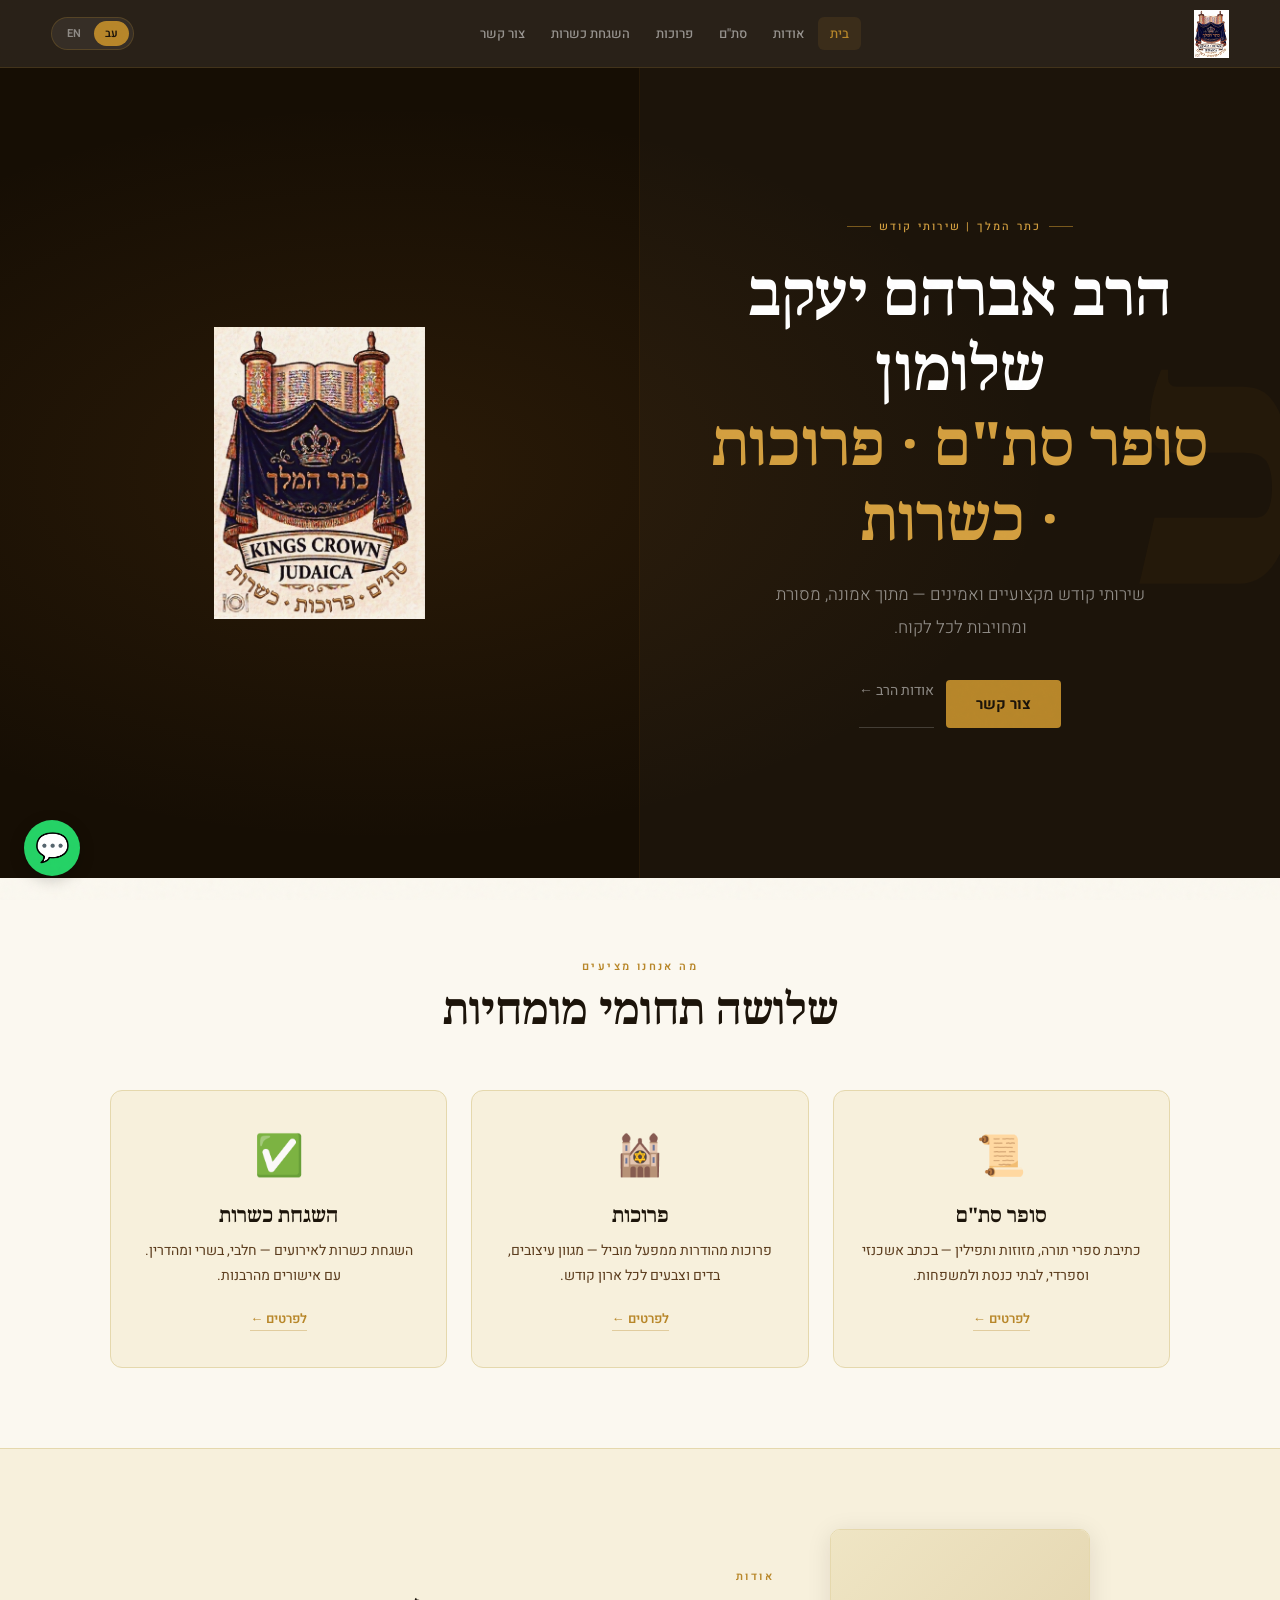
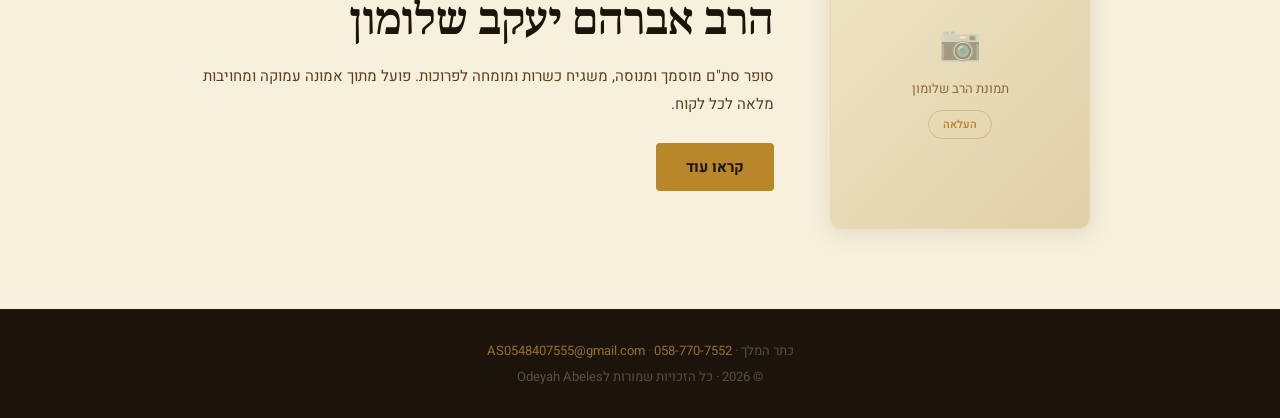
<file: index.html>
<!doctype html>
<html lang="he" dir="rtl">
<head>
  <meta charset="UTF-8" />
  <meta name="viewport" content="width=device-width, initial-scale=1.0" />
  <title>כתר המלך | הרב אברהם יעקב שלומון</title>
  <link rel="icon" type="image/x-icon" href="favicon.ico">
  <link rel="icon" type="image/png" sizes="32x32" href="favicon-32x32.png">
  <link rel="icon" type="image/png" sizes="16x16" href="favicon-16x16.png">
  <link rel="apple-touch-icon" sizes="180x180" href="apple-touch-icon.png">
  <link rel="manifest" href="site.webmanifest">
  <link rel="stylesheet" href="style.css" />
  <script>
  var currentLang = localStorage.getItem('lang') || 'he';

  function setLang(lang) {
    currentLang = lang;
    localStorage.setItem('lang', lang);
    var isHe = lang === 'he';
    document.documentElement.lang = lang;
    document.documentElement.dir = isHe ? 'rtl' : 'ltr';
    document.querySelectorAll('.lang-btn').forEach(function(b) {
      b.classList.toggle('active', b.getAttribute('data-lang') === lang);
    });
    document.querySelectorAll('[data-he]').forEach(function(el) {
      var val = isHe ? el.dataset.he : el.dataset.en;
      if (val !== undefined) el.textContent = val;
    });
  }

  function toggleMobileMenu() {
    document.getElementById('mobile-menu').classList.toggle('open');
    document.getElementById('hamburger').classList.toggle('open');
  }

  function closeMobileMenu() {
    document.getElementById('mobile-menu').classList.remove('open');
    document.getElementById('hamburger').classList.remove('open');
  }

  function previewImg(input, zoneId) {
    var zone = document.getElementById(zoneId);
    if (!input.files || !input.files[0]) return;
    var reader = new FileReader();
    reader.onload = function(e) {
      zone.querySelectorAll('.zone-icon,.zone-text,.zone-btn').forEach(function(el) { el.style.display='none'; });
      var img = zone.querySelector('img');
      if (!img) {
        img = document.createElement('img');
        img.style.cssText = 'position:absolute;inset:0;width:100%;height:100%;object-fit:cover;pointer-events:none;';
        zone.appendChild(img);
      }
      img.src = e.target.result;
      img.style.display = 'block';
    };
    reader.readAsDataURL(input.files[0]);
  }

  function submitContact(e) {
    e.preventDefault();
    var name = document.getElementById('cf-name').value;
    var phone = document.getElementById('cf-phone').value;
    var service = document.getElementById('cf-service').value;
    var msg = document.getElementById('cf-msg').value;
    var subject = encodeURIComponent('פנייה מהאתר כתר המלך — ' + service);
    var body = encodeURIComponent('שם: ' + name + '%0Aטלפון: ' + phone + '%0Aשירות: ' + service + '%0A%0A' + msg);
    window.location.href = 'mailto:AS0548407555@gmail.com?subject=' + subject + '&body=' + body;
  }
</script>
</head>
<body><nav>
  <a href="index.html" class="nav-brand">
    <img src="images/logo.png" alt="כתר המלך" onclick="openLightbox(this.src)" style="height:48px;width:auto;display:block;">
  </a>
  <ul class="nav-links">
    <li><a href="index.html" class="nav-link active" data-he="בית" data-en="Home">בית</a></li>
    <li><a href="about.html" class="nav-link" data-he="אודות" data-en="About">אודות</a></li>
    <li><a href="sofer.html" class="nav-link" data-he="סת''ם" data-en="Torah Scribe">סת"ם</a></li>
    <li><a href="parochet.html" class="nav-link" data-he="פרוכות" data-en="Parochet">פרוכות</a></li>
    <li><a href="hashgacha.html" class="nav-link" data-he="השגחת כשרות" data-en="Kashrut">השגחת כשרות</a></li>
    <li><a href="contact.html" class="nav-link" data-he="צור קשר" data-en="Contact">צור קשר</a></li>
  </ul>
  <div style="display:flex;align-items:center;gap:12px;">
    <div class="nav-lang">
      <button class="lang-btn" data-lang="he" onclick="setLang('he')">עב</button>
<button class="lang-btn" data-lang="en" onclick="setLang('en')">EN</button>
    </div>
    <button class="hamburger" id="hamburger" onclick="toggleMobileMenu()">
      <span></span><span></span><span></span>
    </button>
  </div>
</nav>
<div class="mobile-menu" id="mobile-menu">
  <a href="index.html" class="nav-link" data-he="🏠 בית" data-en="🏠 Home">🏠 בית</a>
  <a href="about.html" class="nav-link" data-he="👤 אודות" data-en="👤 About">👤 אודות</a>
  <a href="sofer.html" class="nav-link" data-he="📜 סופר סת"ם" data-en="📜 Torah Scribe">📜 סופר סת"ם</a>
  <a href="parochet.html" class="nav-link" data-he="🕍 פרוכות" data-en="🕍 Parochet">🕍 פרוכות</a>
  <a href="hashgacha.html" class="nav-link" data-he="✅ השגחת כשרות" data-en="✅ Kashrut">✅ השגחת כשרות</a>
  <a href="contact.html" class="nav-link" data-he="✉️ צור קשר" data-en="✉️ Contact">✉️ צור קשר</a>
</div>
<div class="hero-dark">
  <div class="hero-bg-word" style="font-size:clamp(180px,28vw,360px);">כ</div>
  <div class="hero-content">
    <div class="hero-eyebrow" data-he="כתר המלך | שירותי קודש" data-en="Keter HaMelech | Sacred Services">כתר המלך | שירותי קודש</div>
    <h1>
      <span data-he="הרב אברהם יעקב שלומון" data-en="Rabbi Avraham Yaakov Shlomon">הרב אברהם יעקב שלומון</span>
      <em data-he='סופר סת"ם · פרוכות · כשרות' data-en="Torah Scribe · Parochet · Kashrut">סופר סת"ם · פרוכות · כשרות</em>
    </h1>
    <p class="hero-desc" data-he="שירותי קודש מקצועיים ואמינים — מתוך אמונה, מסורת ומחויבות לכל לקוח." data-en="Professional and trusted sacred services — with faith, tradition and commitment to every client.">שירותי קודש מקצועיים ואמינים — מתוך אמונה, מסורת ומחויבות לכל לקוח.</p>
    <div class="hero-btns">
      <a href="contact.html" class="btn-gold" data-he="צור קשר" data-en="Contact Us">צור קשר</a>
      <a href="about.html" class="btn-ghost-light" data-he="אודות הרב ←" data-en="About the Rabbi →">אודות הרב ←</a>
    </div>
  </div>
  <div class="hero-img-side">
    <div class="img-zone" id="home-hero-img" style="height:100%;background:#160e04;">
      <div class="hero-img-side" style="display:flex;align-items:center;justify-content:center;background:#160e04;">
        <img src="images/logo.png" alt="כתר המלך" style="max-width:60%;max-height:60%;object-fit:contain;">
      </div>
    </div>
  </div>
</div>

<section class="services-section">
  <div class="services-inner">
    <div class="services-header">
      <span class="section-label" data-he="מה אנחנו מציעים" data-en="What We Offer">מה אנחנו מציעים</span>
      <h2 class="section-heading" data-he="שלושה תחומי מומחיות" data-en="Three Areas of Expertise">שלושה תחומי מומחיות</h2>
    </div>
    <div class="services-grid">
      <a href="sofer.html" class="service-card">
        <div class="service-icon">📜</div>
        <h3 data-he='סופר סת"ם' data-en="Torah Scribe">סופר סת"ם</h3>
        <p data-he="כתיבת ספרי תורה, מזוזות ותפילין — בכתב אשכנזי וספרדי, לבתי כנסת ולמשפחות." data-en="Torah scrolls, mezuzot and tefillin — Ashkenazi and Sephardic script.">כתיבת ספרי תורה, מזוזות ותפילין — בכתב אשכנזי וספרדי, לבתי כנסת ולמשפחות.</p>
        <span class="card-link" data-he="לפרטים ←" data-en="Details →">לפרטים ←</span>
      </a>
      <a href="parochet.html" class="service-card">
        <div class="service-icon">🕍</div>
        <h3 data-he="פרוכות" data-en="Parochet">פרוכות</h3>
        <p data-he="פרוכות מהודרות ממפעל מוביל — מגוון עיצובים, בדים וצבעים לכל ארון קודש." data-en="Magnificent parochet from a leading manufacturer — variety of designs and colors.">פרוכות מהודרות ממפעל מוביל — מגוון עיצובים, בדים וצבעים לכל ארון קודש.</p>
        <span class="card-link" data-he="לפרטים ←" data-en="Details →">לפרטים ←</span>
      </a>
      <a href="hashgacha.html" class="service-card">
        <div class="service-icon">✅</div>
        <h3 data-he="השגחת כשרות" data-en="Kashrut Supervision">השגחת כשרות</h3>
        <p data-he="השגחת כשרות לאירועים — חלבי, בשרי ומהדרין. עם אישורים מהרבנות." data-en="Kashrut supervision for events — dairy, meat and mehadrin.">השגחת כשרות לאירועים — חלבי, בשרי ומהדרין. עם אישורים מהרבנות.</p>
        <span class="card-link" data-he="לפרטים ←" data-en="Details →">לפרטים ←</span>
      </a>
    </div>
  </div>
</section>

<section class="about-home">
  <div class="about-home-inner">
    <div class="about-img">
      <div class="img-zone" id="home-about-img" style="height:100%;">
        <input type="file" accept="image/*" onchange="previewImg(this,'home-about-img')">
        <div class="zone-icon">📷</div>
        <div class="zone-text">תמונת הרב שלומון</div>
        <div class="zone-btn">העלאה</div>
      </div>
    </div>
    <div class="about-text">
      <span class="section-label" data-he="אודות" data-en="About">אודות</span>
      <h2 class="section-heading" data-he="הרב אברהם יעקב שלומון" data-en="Rabbi Avraham Yaakov Shlomon">הרב אברהם יעקב שלומון</h2>
      <p data-he='סופר סת"ם מוסמך ומנוסה, משגיח כשרות ומומחה לפרוכות. פועל מתוך אמונה עמוקה ומחויבות מלאה לכל לקוח.' data-en="A certified Torah scribe, kashrut supervisor and parochet expert. Working with deep faith and commitment to every client.">סופר סת"ם מוסמך ומנוסה, משגיח כשרות ומומחה לפרוכות. פועל מתוך אמונה עמוקה ומחויבות מלאה לכל לקוח.</p>
      <a href="about.html" class="btn-gold" data-he="קראו עוד" data-en="Read More">קראו עוד</a>
    </div>
  </div>
</section>

<footer>
  <p>כתר המלך · <a href="tel:+972587707552">058-770-7552</a> · <a href="mailto:AS0548407555@gmail.com">AS0548407555@gmail.com</a></p>
  <p>© 2026 · כל הזכויות שמורות לOdeyah Abeles</p>
</footer>
<script>setLang(currentLang);</script>
<script src="whatsapp.js"></script>
</body>
</html>

<style>
  .nav-brand img { filter: brightness(1.1); }
</style>
</file>
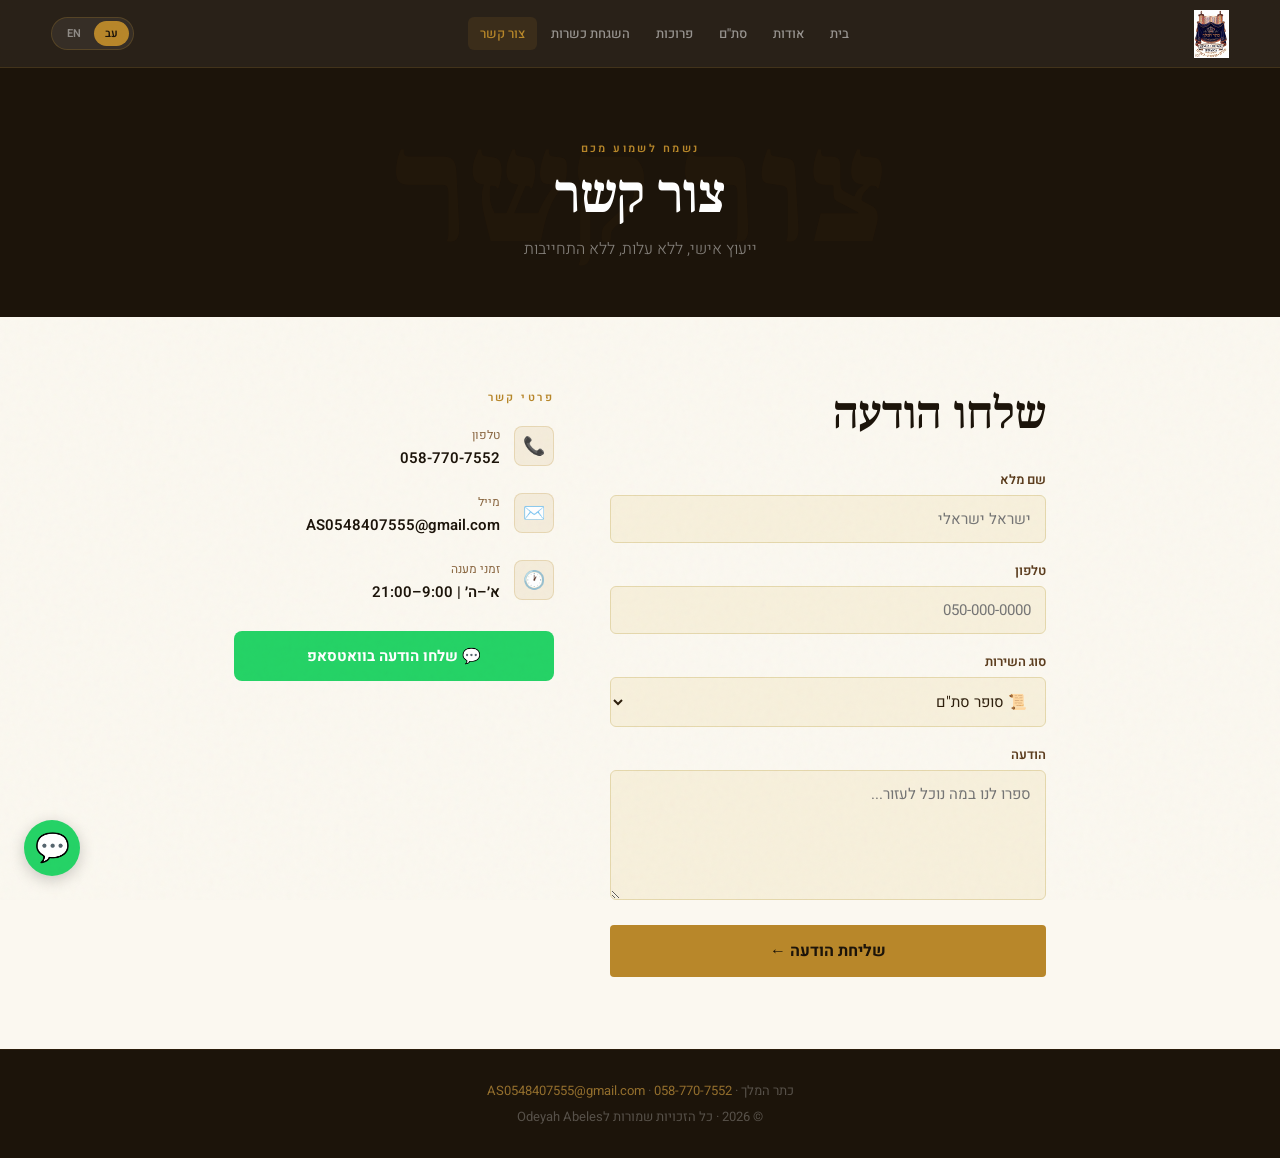
<file: contact.html>
<!doctype html>
<html lang="he" dir="rtl">
<head>
  <meta charset="UTF-8" />
  <meta name="viewport" content="width=device-width, initial-scale=1.0" />
  <title>כתר המלך | צור קשר</title>
  <link rel="icon" type="image/x-icon" href="favicon.ico">
  <link rel="icon" type="image/png" sizes="32x32" href="favicon-32x32.png">
  <link rel="icon" type="image/png" sizes="16x16" href="favicon-16x16.png">
  <link rel="apple-touch-icon" sizes="180x180" href="apple-touch-icon.png">
  <link rel="manifest" href="site.webmanifest">
  <link rel="stylesheet" href="style.css" />
  <script>
  var currentLang = localStorage.getItem('lang') || 'he';

  function setLang(lang) {
    currentLang = lang;
    localStorage.setItem('lang', lang);
    var isHe = lang === 'he';
    document.documentElement.lang = lang;
    document.documentElement.dir = isHe ? 'rtl' : 'ltr';
    document.querySelectorAll('.lang-btn').forEach(function(b) {
      b.classList.toggle('active', b.getAttribute('data-lang') === lang);
    });
    document.querySelectorAll('[data-he]').forEach(function(el) {
      var val = isHe ? el.dataset.he : el.dataset.en;
      if (val !== undefined) el.textContent = val;
    });
  }

  function toggleMobileMenu() {
    document.getElementById('mobile-menu').classList.toggle('open');
    document.getElementById('hamburger').classList.toggle('open');
  }

  function closeMobileMenu() {
    document.getElementById('mobile-menu').classList.remove('open');
    document.getElementById('hamburger').classList.remove('open');
  }

  function previewImg(input, zoneId) {
    var zone = document.getElementById(zoneId);
    if (!input.files || !input.files[0]) return;
    var reader = new FileReader();
    reader.onload = function(e) {
      zone.querySelectorAll('.zone-icon,.zone-text,.zone-btn').forEach(function(el) { el.style.display='none'; });
      var img = zone.querySelector('img');
      if (!img) {
        img = document.createElement('img');
        img.style.cssText = 'position:absolute;inset:0;width:100%;height:100%;object-fit:cover;pointer-events:none;';
        zone.appendChild(img);
      }
      img.src = e.target.result;
      img.style.display = 'block';
    };
    reader.readAsDataURL(input.files[0]);
  }

  function submitContact(e) {
    e.preventDefault();
    var name = document.getElementById('cf-name').value;
    var phone = document.getElementById('cf-phone').value;
    var service = document.getElementById('cf-service').value;
    var msg = document.getElementById('cf-msg').value;
    var subject = encodeURIComponent('פנייה מהאתר כתר המלך — ' + service);
    var body = encodeURIComponent('שם: ' + name + '%0Aטלפון: ' + phone + '%0Aשירות: ' + service + '%0A%0A' + msg);
    window.location.href = 'mailto:AS0548407555@gmail.com?subject=' + subject + '&body=' + body;
  }
</script>
</head>
<body><nav>
  <a href="index.html" class="nav-brand">
		<img
			src="images/logo.png"
			alt="כתר המלך"
			onclick="openLightbox(this.src)"
			style="height: 48px; width: auto; display: block"
		/>
	</a>
  <ul class="nav-links">
    <li><a href="index.html" class="nav-link" data-he="בית" data-en="Home">בית</a></li>
    <li><a href="about.html" class="nav-link" data-he="אודות" data-en="About">אודות</a></li>
    <li><a href="sofer.html" class="nav-link" data-he="סת''ם" data-en="Torah Scribe">סת"ם</a></li>
    <li><a href="parochet.html" class="nav-link" data-he="פרוכות" data-en="Parochet">פרוכות</a></li>
    <li><a href="hashgacha.html" class="nav-link" data-he="השגחת כשרות" data-en="Kashrut">השגחת כשרות</a></li>
    <li><a href="contact.html" class="nav-link active" data-he="צור קשר" data-en="Contact">צור קשר</a></li>
  </ul>
  <div style="display:flex;align-items:center;gap:12px;">
    <div class="nav-lang">
      <button class="lang-btn" data-lang="he" onclick="setLang('he')">עב</button>
      <button class="lang-btn" data-lang="en" onclick="setLang('en')">EN</button>
    </div>
    <button class="hamburger" id="hamburger" onclick="toggleMobileMenu()">
      <span></span><span></span><span></span>
    </button>
  </div>
</nav>
<div class="mobile-menu" id="mobile-menu">
  <a href="index.html" class="nav-link" data-he="🏠 בית" data-en="🏠 Home">🏠 בית</a>
  <a href="about.html" class="nav-link" data-he="👤 אודות" data-en="👤 About">👤 אודות</a>
  <a href="sofer.html" class="nav-link" data-he="📜 סופר סת"ם" data-en="📜 Torah Scribe">📜 סופר סת"ם</a>
  <a href="parochet.html" class="nav-link" data-he="🕍 פרוכות" data-en="🕍 Parochet">🕍 פרוכות</a>
  <a href="hashgacha.html" class="nav-link" data-he="✅ השגחת כשרות" data-en="✅ Kashrut">✅ השגחת כשרות</a>
  <a href="contact.html" class="nav-link" data-he="✉️ צור קשר" data-en="✉️ Contact">✉️ צור קשר</a>
</div>
<div class="contact-hero">
  <span class="section-label" data-he="נשמח לשמוע מכם" data-en="We'd Love to Hear From You">נשמח לשמוע מכם</span>
  <h1 data-he="צור קשר" data-en="Contact Us">צור קשר</h1>
  <p data-he="ייעוץ אישי, ללא עלות, ללא התחייבות" data-en="Personal consultation, free of charge, no commitment">ייעוץ אישי, ללא עלות, ללא התחייבות</p>
</div>

<div class="contact-body">
  <div class="contact-form">
    <h2 class="section-heading" data-he="שלחו הודעה" data-en="Send a Message">שלחו הודעה</h2>
    <div class="form-group">
      <label data-he="שם מלא" data-en="Full Name">שם מלא</label>
      <input type="text" id="cf-name" placeholder="ישראל ישראלי">
    </div>
    <div class="form-group">
      <label data-he="טלפון" data-en="Phone">טלפון</label>
      <input type="tel" id="cf-phone" placeholder="050-000-0000">
    </div>
    <div class="form-group">
      <label data-he="סוג השירות" data-en="Service Type">סוג השירות</label>
      <select id="cf-service">
        <option value="סופר סתם">📜 סופר סת"ם</option>
        <option value="פרוכות">🕍 פרוכות</option>
        <option value="השגחת כשרות">✅ השגחת כשרות לאירועים</option>
        <option value="אחר">אחר</option>
      </select>
    </div>
    <div class="form-group">
      <label data-he="הודעה" data-en="Message">הודעה</label>
      <textarea id="cf-msg" placeholder="ספרו לנו במה נוכל לעזור..."></textarea>
    </div>
    <div class="form-submit">
      <button class="btn-gold" onclick="submitContact(event)" data-he="שליחת הודעה ←" data-en="Send Message →">שליחת הודעה ←</button>
    </div>
  </div>

  <div class="contact-info">
    <span class="section-label" data-he="פרטי קשר" data-en="Contact Details">פרטי קשר</span>
    <div class="info-item">
      <div class="info-icon">📞</div>
      <div>
        <div class="info-label" data-he="טלפון" data-en="Phone">טלפון</div>
        <div class="info-value"><a href="tel:+972587707552">058-770-7552</a></div>
      </div>
    </div>
    <div class="info-item">
      <div class="info-icon">✉️</div>
      <div>
        <div class="info-label" data-he="מייל" data-en="Email">מייל</div>
        <div class="info-value"><a href="mailto:AS0548407555@gmail.com">AS0548407555@gmail.com</a></div>
      </div>
    </div>
    <div class="info-item">
      <div class="info-icon">🕐</div>
      <div>
        <div class="info-label" data-he="זמני מענה" data-en="Hours">זמני מענה</div>
        <div class="info-value" data-he="א׳–ה׳ | 9:00–21:00" data-en="Sun–Thu | 9:00–21:00">א׳–ה׳ | 9:00–21:00</div>
      </div>
    </div>
    <a href="https://wa.me/972587707552?text=שלום%2C%20אני%20מעוניין%2Fת%20לברר%20פרטים" class="wa-btn-big" target="_blank" data-he="💬 שלחו הודעה בוואטסאפ" data-en="💬 Message Us on WhatsApp">💬 שלחו הודעה בוואטסאפ</a>
  </div>
</div>

<footer>
  <p>כתר המלך · <a href="tel:+972587707552">058-770-7552</a> · <a href="mailto:AS0548407555@gmail.com">AS0548407555@gmail.com</a></p>
  <p>© 2026 · כל הזכויות שמורות לOdeyah Abeles</p>
</footer>
<script>setLang(currentLang);</script>
<script src="whatsapp.js"></script>
</body>
</html>

<style>
  .nav-brand img { filter: brightness(1.1); }
</style>
</file>
<file: style.css>
@import url('https://fonts.googleapis.com/css2?family=Frank+Ruhl+Libre:wght@300;400;500;700;900&family=Noto+Serif+Hebrew:wght@300;400;600;700&family=Heebo:wght@300;400;500;600&display=swap');

:root {
	--ink: #1c140a;
	--ink-mid: #2e1f0d;
	--brown: #5c3d1e;
	--gold: #b8872a;
	--gold2: #d4a040;
	--gold-pale: #f0d88a;
	--parchment: #f7f0dc;
	--parch2: #efe5c4;
	--parch3: #e5d8ad;
	--cream: #fbf8f0;
	--text: #2e1f0d;
	--text-mid: #5c3d1e;
	--text-light: #8a6640;
	--nav-h: 68px;
}
*,
*::before,
*::after {
	margin: 0;
	padding: 0;
	box-sizing: border-box;
}
html {
	scroll-behavior: smooth;
}
body {
	font-family: 'Heebo', sans-serif;
	background: var(--cream);
	color: var(--text);
	direction: rtl;
	overflow-x: hidden;
	padding-top: var(--nav-h);
}

body::before {
	content: '';
	position: fixed;
	inset: 0;
	background-image: url("data:image/svg+xml,%3Csvg viewBox='0 0 200 200' xmlns='http://www.w3.org/2000/svg'%3E%3Cfilter id='n'%3E%3CfeTurbulence type='fractalNoise' baseFrequency='0.75' numOctaves='4' stitchTiles='stitch'/%3E%3C/filter%3E%3Crect width='100%25' height='100%25' filter='url(%23n)' opacity='0.03'/%3E%3C/svg%3E");
	pointer-events: none;
	z-index: 9999;
	mix-blend-mode: multiply;
}

/* ── NAV ── */
nav {
	position: fixed;
	top: 0;
	right: 0;
	left: 0;
	height: var(--nav-h);
	background: rgba(28, 20, 10, 0.94);
	backdrop-filter: blur(12px);
	border-bottom: 1px solid rgba(184, 135, 42, 0.18);
	z-index: 500;
	display: flex;
	align-items: center;
	justify-content: space-between;
	padding: 0 clamp(16px, 4vw, 52px);
}
.nav-brand {
	font-family: 'Frank Ruhl Libre', serif;
	font-size: 20px;
	font-weight: 700;
	color: var(--gold);
	letter-spacing: 0.04em;
	text-decoration: none;
}
.nav-links {
	display: flex;
	align-items: center;
	gap: 2px;
	list-style: none;
}
.nav-link {
	font-size: 13px;
	font-weight: 500;
	color: rgba(255, 255, 255, 0.52);
	padding: 7px 12px;
	border-radius: 6px;
	cursor: pointer;
	transition:
		color 0.18s,
		background 0.18s;
	white-space: nowrap;
	text-decoration: none;
	display: inline-block;
}
.nav-link:hover {
	color: rgba(255, 255, 255, 0.9);
	background: rgba(255, 255, 255, 0.06);
}
.nav-link.active {
	color: var(--gold);
	background: rgba(184, 135, 42, 0.12);
}

.nav-lang {
	display: flex;
	align-items: center;
	gap: 2px;
	background: rgba(255, 255, 255, 0.06);
	border: 1px solid rgba(184, 135, 42, 0.25);
	border-radius: 40px;
	padding: 3px 4px;
}
.lang-btn {
	padding: 4px 11px;
	border-radius: 30px;
	border: none;
	background: transparent;
	color: rgba(255, 255, 255, 0.45);
	font-size: 11px;
	font-family: 'Heebo', sans-serif;
	font-weight: 600;
	cursor: pointer;
	transition:
		background 0.18s,
		color 0.18s;
}
.lang-btn.active {
	background: var(--gold);
	color: var(--ink);
}
.lang-btn:hover:not(.active) {
	color: rgba(255, 255, 255, 0.85);
}

.hamburger {
	display: none;
	flex-direction: column;
	gap: 5px;
	cursor: pointer;
	padding: 6px;
	background: none;
	border: none;
}
.hamburger span {
	display: block;
	width: 22px;
	height: 2px;
	background: rgba(255, 255, 255, 0.7);
	border-radius: 2px;
	transition:
		transform 0.22s,
		opacity 0.22s;
}
.hamburger.open span:nth-child(1) {
	transform: translateY(7px) rotate(45deg);
}
.hamburger.open span:nth-child(2) {
	opacity: 0;
}
.hamburger.open span:nth-child(3) {
	transform: translateY(-7px) rotate(-45deg);
}

.mobile-menu {
	display: none;
	position: fixed;
	top: var(--nav-h);
	right: 0;
	left: 0;
	background: rgba(22, 14, 4, 0.97);
	backdrop-filter: blur(12px);
	border-bottom: 1px solid rgba(184, 135, 42, 0.15);
	flex-direction: column;
	padding: 14px 24px 22px;
	gap: 2px;
	z-index: 499;
	transform: translateY(-8px);
	opacity: 0;
	pointer-events: none;
	transition:
		transform 0.22s,
		opacity 0.22s;
}
.mobile-menu.open {
	transform: translateY(0);
	opacity: 1;
	pointer-events: all;
}
.mobile-menu .nav-link {
	font-size: 15px;
	padding: 11px 10px;
	display: block;
}

@media (max-width: 860px) {
	.nav-links {
		display: none;
	}
	.hamburger {
		display: flex;
	}
	.mobile-menu {
		display: flex;
	}
}

/* ── SHARED ── */
.section-label {
	display: block;
	font-size: 11px;
	font-weight: 600;
	letter-spacing: 0.22em;
	color: var(--gold);
	text-transform: uppercase;
	margin-bottom: 10px;
}
.section-heading {
	font-family: 'Noto Serif Hebrew', serif;
	font-size: clamp(24px, 4vw, 42px);
	font-weight: 700;
	color: var(--ink);
	line-height: 1.25;
	margin-bottom: 12px;
}
.section-body {
	font-size: 16px;
	color: var(--text-light);
	line-height: 1.85;
	font-weight: 300;
}

.btn-gold {
	display: inline-block;
	background: var(--gold);
	color: var(--ink);
	font-family: 'Heebo', sans-serif;
	font-weight: 700;
	font-size: 15px;
	padding: 13px 30px;
	border-radius: 4px;
	text-decoration: none;
	border: none;
	cursor: pointer;
	transition:
		background 0.2s,
		transform 0.2s;
}
.btn-gold:hover {
	background: var(--gold2);
	transform: translateY(-2px);
}
.btn-ghost-light {
	color: rgba(255, 255, 255, 0.5);
	font-size: 14px;
	text-decoration: none;
	border-bottom: 1px solid rgba(255, 255, 255, 0.18);
	padding-bottom: 2px;
	cursor: pointer;
	transition: color 0.2s;
}
.btn-ghost-light:hover {
	color: rgba(255, 255, 255, 0.85);
}

/* upload zone */
.img-zone {
	background: linear-gradient(135deg, #efe5c4 0%, #e0d0a8 100%);
	display: flex;
	flex-direction: column;
	align-items: center;
	justify-content: center;
	gap: 10px;
	cursor: pointer;
	position: relative;
	overflow: hidden;
}
.img-zone input[type='file'] {
	position: absolute;
	inset: 0;
	opacity: 0;
	cursor: pointer;
}
.img-zone .zone-icon {
	font-size: 34px;
	opacity: 0.35;
}
.img-zone .zone-text {
	font-size: 13px;
	color: var(--text-light);
	text-align: center;
	line-height: 1.6;
	max-width: 180px;
}
.img-zone .zone-btn {
	font-size: 11px;
	color: var(--gold);
	font-weight: 600;
	border: 1px solid rgba(184, 135, 42, 0.38);
	padding: 5px 14px;
	border-radius: 20px;
}

/* dark hero */
.hero-dark {
	background: var(--ink);
	min-height: 90vh;
	display: grid;
	grid-template-columns: 1fr 1fr;
	align-items: center;
	position: relative;
	overflow: hidden;
}
.hero-dark::after {
	content: '';
	position: absolute;
	inset: 0;
	background: radial-gradient(ellipse 80% 70% at 30% 50%, rgba(180, 110, 30, 0.13) 0%, transparent 65%);
	pointer-events: none;
}
.hero-bg-word {
	position: absolute;
	font-family: 'Frank Ruhl Libre', serif;
	font-weight: 900;
	color: rgba(180, 110, 30, 0.05);
	right: -2%;
	top: 50%;
	transform: translateY(-50%);
	line-height: 1;
	pointer-events: none;
	user-select: none;
}
.hero-content {
	padding: 80px clamp(24px, 5vw, 80px);
	position: relative;
	z-index: 2;
	display: flex;
	flex-direction: column;
	align-items: center;
	text-align: center;
}
.hero-eyebrow {
	display: inline-flex;
	align-items: center;
	gap: 8px;
	color: var(--gold2);
	font-size: 11px;
	font-weight: 500;
	letter-spacing: 0.2em;
	text-transform: uppercase;
	margin-bottom: 24px;
	opacity: 0;
	animation: fadeUp 0.7s ease 0.1s forwards;
}
.hero-eyebrow::before,
.hero-eyebrow::after {
	content: '';
	display: block;
	width: 24px;
	height: 1px;
	background: var(--gold);
	opacity: 0.6;
}
.hero-dark h1 {
	font-family: 'Noto Serif Hebrew', serif;
	font-size: clamp(30px, 5vw, 60px);
	font-weight: 700;
	color: #fff;
	line-height: 1.25;
	margin-bottom: 20px;
	opacity: 0;
	animation: fadeUp 0.8s ease 0.25s forwards;
}
.hero-dark h1 em {
	font-style: normal;
	color: var(--gold2);
	display: block;
}
.hero-desc {
	font-size: clamp(14px, 1.6vw, 17px);
	color: rgba(255, 255, 255, 0.52);
	line-height: 1.9;
	max-width: 400px;
	margin-bottom: 36px;
	font-weight: 300;
	opacity: 0;
	animation: fadeUp 0.8s ease 0.4s forwards;
}
.hero-btns {
	display: flex;
	gap: 12px;
	flex-wrap: wrap;
	justify-content: center;
	opacity: 0;
	animation: fadeUp 0.8s ease 0.55s forwards;
}
.hero-img-side {
	height: 90vh;
	position: relative;
	overflow: hidden;
}
.hero-img-side .img-zone {
	width: 100%;
	height: 100%;
	background: #160e04;
	border-right: 1px solid rgba(180, 120, 40, 0.1);
}

@keyframes fadeUp {
	from {
		opacity: 0;
		transform: translateY(16px);
	}
	to {
		opacity: 1;
		transform: translateY(0);
	}
}

@media (max-width: 780px) {
	.hero-dark {
		grid-template-columns: 1fr;
		min-height: auto;
	}
	.hero-img-side {
		display: none;
	}
	.hero-content {
		padding: 60px 24px;
	}
}

/* pasuk */
.pasuk-strip {
	background: var(--parch2);
	border-top: 2px solid var(--parch3);
	border-bottom: 2px solid var(--parch3);
	padding: 36px 24px;
	text-align: center;
}
.pasuk-text {
	font-family: 'Noto Serif Hebrew', serif;
	font-size: clamp(17px, 3vw, 27px);
	font-weight: 400;
	color: var(--brown);
	line-height: 1.8;
}
.pasuk-source {
	margin-top: 8px;
	font-size: 13px;
	color: var(--text-light);
}

/* scrolls (sofer page) */
.scrolls-section {
	background: var(--cream);
	padding: 80px 24px 72px;
	text-align: center;
}
.scrolls-inner {
	max-width: 1060px;
	margin: 0 auto;
}
.scrolls-header {
	margin-bottom: 52px;
}
.scrolls-header .section-body {
	max-width: 520px;
	margin: 0 auto;
}
.scrolls-grid {
	display: grid;
	grid-template-columns: 1fr 1fr;
	gap: 28px;
}
@media (max-width: 600px) {
	.scrolls-grid {
		grid-template-columns: 1fr;
	}
}
.scroll-card {
	border-radius: 10px;
	overflow: hidden;
	border: 1px solid var(--parch3);
	background: var(--parchment);
	box-shadow: 0 2px 16px rgba(30, 15, 0, 0.07);
	transition:
		box-shadow 0.22s,
		transform 0.22s;
}
.scroll-card:hover {
	box-shadow: 0 8px 36px rgba(30, 15, 0, 0.13);
	transform: translateY(-3px);
}
.scroll-img-zone .img-zone {
	width: 100%;
	height: 240px;
	border-bottom: 1px solid var(--parch3);
}
.scroll-body {
	padding: 22px 24px 26px;
	text-align: right;
}
.scroll-type-badge {
	display: inline-block;
	font-size: 10px;
	font-weight: 700;
	letter-spacing: 0.15em;
	text-transform: uppercase;
	color: var(--gold);
	background: rgba(184, 135, 42, 0.1);
	border: 1px solid rgba(184, 135, 42, 0.22);
	padding: 3px 11px;
	border-radius: 20px;
	margin-bottom: 11px;
}
.scroll-body h3 {
	font-family: 'Noto Serif Hebrew', serif;
	font-size: 21px;
	font-weight: 700;
	color: var(--ink);
	margin-bottom: 8px;
}
.scroll-body p {
	font-size: 14px;
	color: var(--text-mid);
	line-height: 1.85;
}
.scroll-traits {
	margin-top: 14px;
	display: flex;
	flex-wrap: wrap;
	gap: 8px;
}
.trait {
	font-size: 12px;
	color: var(--text-mid);
	background: var(--parch2);
	border: 1px solid var(--parch3);
	padding: 4px 11px;
	border-radius: 20px;
}

/* why */
.why-section {
	padding: 80px 24px;
	background: var(--parchment);
	border-top: 1px solid var(--parch3);
	border-bottom: 1px solid var(--parch3);
	text-align: center;
}
.why-inner {
	max-width: 860px;
	margin: 0 auto;
}
.why-header {
	margin-bottom: 48px;
}
.why-header p {
	font-size: 16px;
	color: var(--text-light);
	line-height: 1.85;
	margin-top: 8px;
	max-width: 480px;
	margin-left: auto;
	margin-right: auto;
}
.why-items {
	display: grid;
	grid-template-columns: 1fr 1fr;
	gap: 0;
}
@media (max-width: 640px) {
	.why-items {
		grid-template-columns: 1fr;
	}
}
.why-item {
	display: grid;
	grid-template-columns: 48px 1fr;
	gap: 18px;
	align-items: start;
	padding: 28px 24px;
	border-bottom: 1px solid var(--parch3);
	text-align: right;
}
.why-items .why-item:nth-child(odd) {
	border-left: 1px solid var(--parch3);
}
@media (max-width: 640px) {
	.why-items .why-item:nth-child(odd) {
		border-left: none;
	}
	.why-item {
		padding: 24px 0;
	}
	.why-item:first-child {
		border-top: 1px solid var(--parch3);
	}
}
.why-num {
	font-family: 'Frank Ruhl Libre', serif;
	font-size: 30px;
	font-weight: 300;
	color: var(--gold);
	line-height: 1;
	padding-top: 4px;
}
.why-item h3 {
	font-family: 'Noto Serif Hebrew', serif;
	font-size: 17px;
	font-weight: 700;
	color: var(--ink);
	margin-bottom: 6px;
}
.why-item p {
	font-size: 14px;
	color: var(--text-mid);
	line-height: 1.9;
}

/* טאגים - לא לגעת בmax-width, זה עבד אחרי הרבה ניסויים */
.occasions-wrap {
	padding: clamp(40px, 5vh, 72px) clamp(20px, 4vw, 60px);
	background: var(--ink);
}
.occasions-inner {
	max-width: 1100px;
	margin: 0 auto;
	display: flex;
	flex-direction: column;
	gap: clamp(24px, 3vh, 40px);
}
.occasions-head .section-label {
	color: rgba(212, 160, 64, 0.65);
}
.occasions-head .section-heading {
	color: #fff;
	font-size: clamp(22px, 3.5vw, 34px);
}
.occ-grid {
	display: flex;
	flex-wrap: wrap;
	gap: clamp(8px, 1.2vw, 16px);
	justify-content: center;
}
.occ-pill {
	flex: 1 1 min(180px, 100%);
	max-width: calc(20% - clamp(8px, 1.2vw, 16px));
}
@media (max-width: 900px) {
	.occ-pill {
		max-width: calc(25% - clamp(8px, 1.2vw, 16px));
	}
}
@media (max-width: 640px) {
	.occ-pill {
		max-width: calc(50% - clamp(8px, 1.2vw, 16px));
	}
}
.occ-pill {
	background: rgba(255, 255, 255, 0.05);
	border: 1px solid rgba(212, 160, 64, 0.18);
	color: rgba(255, 255, 255, 0.72);
	padding: clamp(10px, 1.4vh, 16px) clamp(10px, 1.2vw, 18px);
	border-radius: 8px;
	font-size: clamp(13px, 1.2vw, 15px);
	text-align: center;
	transition:
		background 0.2s,
		border-color 0.2s,
		color 0.2s;
	cursor: default;
	display: flex;
	align-items: center;
	justify-content: center;
	gap: 7px;
	line-height: 1.35;
}
.occ-pill:hover {
	background: rgba(212, 160, 64, 0.12);
	border-color: rgba(212, 160, 64, 0.45);
	color: #fff;
}

/* שלבים */
.process-section {
	padding: 80px 24px;
	background: var(--cream);
	text-align: center;
}
.process-inner {
	max-width: 700px;
	margin: 0 auto;
}
.process-inner .scrolls-header {
	margin-bottom: 44px;
}
.step-row {
	display: grid;
	grid-template-columns: 56px 1fr;
	gap: 22px;
	padding-bottom: 36px;
	position: relative;
}
/* הקו המחבר - right חצי מרוחב הcircle */
.step-row:not(:last-child)::before {
	content: '';
	position: absolute;
	right: 23px;
	top: 50px;
	bottom: 0;
	width: 1px;
	background: linear-gradient(to bottom, var(--gold-pale), transparent);
}
.step-circle {
	width: 46px;
	height: 46px;
	border-radius: 50%;
	background: var(--parchment);
	border: 1.5px solid var(--gold);
	display: flex;
	align-items: center;
	justify-content: center;
	font-family: 'Frank Ruhl Libre', serif;
	font-size: 19px;
	color: var(--gold);
	flex-shrink: 0;
}
.step-row h4 {
	font-family: 'Noto Serif Hebrew', serif;
	font-size: 17px;
	font-weight: 700;
	color: var(--ink);
	margin-bottom: 5px;
	padding-top: 10px;
	text-align: right;
}
.step-row p {
	font-size: 14px;
	color: var(--text-mid);
	line-height: 1.9;
	text-align: right;
}

/* עדויות */
.testimonials-section {
	background: var(--parchment);
	border-top: 1px solid var(--parch3);
	padding: 80px 24px;
	text-align: center;
}
.testimonials-inner {
	max-width: 1060px;
	margin: 0 auto;
}
.testimonials-inner .scrolls-header {
	margin-bottom: 46px;
}
.t-grid {
	display: grid;
	grid-template-columns: repeat(3, 1fr);
	gap: 20px;
}
@media (max-width: 840px) {
	.t-grid {
		grid-template-columns: 1fr;
	}
}
.t-card {
	background: var(--cream);
	border: 1px solid var(--parch3);
	border-radius: 8px;
	padding: 26px 24px;
}
.t-quote {
	font-family: 'Frank Ruhl Libre', serif;
	font-size: 40px;
	line-height: 0.8;
	color: var(--gold);
	opacity: 0.35;
	margin-bottom: 10px;
}
.t-card p {
	font-size: 15px;
	color: var(--text-mid);
	line-height: 1.9;
	margin-bottom: 20px;
	text-align: right;
}
.t-author {
	display: flex;
	align-items: center;
	gap: 12px;
}
.t-avatar {
	width: 36px;
	height: 36px;
	border-radius: 50%;
	background: var(--parch2);
	border: 1px solid var(--parch3);
	display: flex;
	align-items: center;
	justify-content: center;
	font-family: 'Frank Ruhl Libre', serif;
	font-size: 15px;
	color: var(--text-light);
	flex-shrink: 0;
}
.t-name {
	font-size: 13px;
	font-weight: 600;
	color: var(--ink);
}
.t-loc {
	font-size: 12px;
	color: var(--text-light);
}

/* home */
.services-section {
	padding: 80px 24px;
	background: var(--cream);
	text-align: center;
}
.services-inner {
	max-width: 1060px;
	margin: 0 auto;
}
.services-header {
	margin-bottom: 52px;
}
.services-grid {
	display: grid;
	grid-template-columns: repeat(3, 1fr);
	gap: 24px;
}
@media (max-width: 760px) {
	.services-grid {
		grid-template-columns: 1fr;
	}
}
.service-card {
	background: var(--parchment);
	border: 1px solid var(--parch3);
	border-radius: 12px;
	padding: 36px 28px;
	transition:
		transform 0.22s,
		box-shadow 0.22s;
	text-align: center;
	text-decoration: none;
	display: block;
	color: inherit;
}
.service-card:hover {
	transform: translateY(-4px);
	box-shadow: 0 12px 40px rgba(30, 15, 0, 0.12);
}
.service-icon {
	font-size: 40px;
	margin-bottom: 18px;
}
.service-card h3 {
	font-family: 'Noto Serif Hebrew', serif;
	font-size: 20px;
	font-weight: 700;
	color: var(--ink);
	margin-bottom: 10px;
}
.service-card p {
	font-size: 14px;
	color: var(--text-mid);
	line-height: 1.85;
}
.card-link {
	display: inline-block;
	margin-top: 20px;
	font-size: 13px;
	font-weight: 600;
	color: var(--gold);
	border-bottom: 1px solid rgba(184, 135, 42, 0.35);
	padding-bottom: 2px;
}
.about-home {
	background: var(--parchment);
	border-top: 1px solid var(--parch3);
	padding: 80px 24px;
}
.about-home-inner {
	max-width: 900px;
	margin: 0 auto;
	display: grid;
	grid-template-columns: 260px 1fr;
	gap: 56px;
	align-items: center;
}
@media (max-width: 680px) {
	.about-home-inner {
		grid-template-columns: 1fr;
		gap: 32px;
	}
}
.about-img {
	width: 260px;
	height: 300px;
	border-radius: 10px;
	overflow: hidden;
	border: 1px solid var(--parch3);
	box-shadow: 0 4px 24px rgba(30, 15, 0, 0.1);
}
.about-img .img-zone {
	width: 100%;
	height: 100%;
}
.about-text {
	text-align: right;
}
.about-text p {
	font-size: 15px;
	color: var(--text-mid);
	line-height: 1.9;
	margin-top: 14px;
}
.about-text .btn-gold {
	margin-top: 24px;
	display: inline-block;
}
@media (max-width: 680px) {
	.about-img {
		width: 100%;
		height: 220px;
	}
	.about-text {
		text-align: center;
	}
}

/* about page */
.about-hero {
	background: var(--ink);
	padding: 80px 24px 64px;
	text-align: center;
	position: relative;
	overflow: hidden;
}
.about-hero::before {
	content: 'כתר';
	font-family: 'Frank Ruhl Libre', serif;
	font-size: clamp(120px, 22vw, 280px);
	font-weight: 900;
	color: rgba(180, 110, 30, 0.05);
	position: absolute;
	top: 50%;
	left: 50%;
	transform: translate(-50%, -50%);
	pointer-events: none;
	white-space: nowrap;
}
.about-hero h1 {
	font-family: 'Noto Serif Hebrew', serif;
	font-size: clamp(28px, 5vw, 50px);
	font-weight: 700;
	color: #fff;
	margin-bottom: 12px;
	position: relative;
}
.about-hero p {
	color: rgba(255, 255, 255, 0.48);
	font-size: 16px;
	font-weight: 300;
	max-width: 480px;
	margin: 0 auto;
	line-height: 1.8;
	position: relative;
}
.about-bio-section {
	padding: 80px 24px;
	max-width: 900px;
	margin: 0 auto;
	display: grid;
	grid-template-columns: 300px 1fr;
	gap: 60px;
	align-items: start;
}
@media (max-width: 680px) {
	.about-bio-section {
		grid-template-columns: 1fr;
		gap: 32px;
	}
}
.about-bio-img {
	width: 300px;
	height: 360px;
	border-radius: 10px;
	overflow: hidden;
	border: 1px solid var(--parch3);
	box-shadow: 0 4px 24px rgba(30, 15, 0, 0.1);
	position: sticky;
	top: calc(var(--nav-h) + 24px);
}
.about-bio-img .img-zone {
	width: 100%;
	height: 100%;
}
@media (max-width: 680px) {
	.about-bio-img {
		width: 100%;
		height: 260px;
		position: static;
	}
}
.about-bio-text {
	text-align: right;
}
.about-bio-text .section-heading {
	margin-top: 8px;
}
.about-bio-text p {
	font-size: 15px;
	color: var(--text-mid);
	line-height: 1.95;
	margin-bottom: 16px;
}
.cert-section {
	background: var(--parchment);
	border-top: 1px solid var(--parch3);
	padding: 72px 24px;
	text-align: center;
}
.cert-inner {
	max-width: 900px;
	margin: 0 auto;
}
.cert-header {
	margin-bottom: 44px;
}
.cert-grid {
	display: grid;
	grid-template-columns: repeat(3, 1fr);
	gap: 20px;
}
@media (max-width: 640px) {
	.cert-grid {
		grid-template-columns: 1fr;
	}
}
.cert-card {
	background: var(--cream);
	border: 1px solid var(--parch3);
	border-radius: 10px;
	overflow: hidden;
}
.cert-img-zone .img-zone {
	width: 100%;
	height: 320px;
}
.cert-label {
	padding: 14px 16px;
	font-family: 'Noto Serif Hebrew', serif;
	font-size: 15px;
	font-weight: 700;
	color: var(--ink);
	text-align: center;
	border-top: 1px solid var(--parch3);
}

/* parochet */
.parochet-intro {
	background: var(--cream);
	padding: 72px 24px;
	text-align: center;
}
.parochet-intro-inner {
	max-width: 720px;
	margin: 0 auto;
}
.parochet-intro p {
	font-size: 16px;
	color: var(--text-mid);
	line-height: 1.9;
	margin-top: 14px;
}
.parochet-gallery {
	background: var(--parchment);
	border-top: 1px solid var(--parch3);
	padding: 72px 24px;
	text-align: center;
}
.parochet-gallery-inner {
	max-width: 1060px;
	margin: 0 auto;
}
.gallery-grid {
	display: grid;
	grid-template-columns: repeat(3, 1fr);
	gap: 20px;
}
@media (max-width: 640px) {
	.gallery-grid {
		grid-template-columns: 1fr 1fr;
	}
}
.gallery-item {
	border-radius: 10px;
	overflow: hidden;
	border: 1px solid var(--parch3);
	background: var(--parchment);
	box-shadow: 0 2px 12px rgba(30, 15, 0, 0.07);
	transition:
		transform 0.22s,
		box-shadow 0.22s;
}
.gallery-item:hover {
	transform: translateY(-3px);
	box-shadow: 0 8px 28px rgba(30, 15, 0, 0.13);
}
.gallery-img-zone .img-zone {
	width: 100%;
	height: 280px;
}
.gallery-label {
	padding: 12px 14px;
	font-size: 13px;
	color: var(--text-mid);
	text-align: center;
	border-top: 1px solid var(--parch3);
}
.dark-cta {
	background: var(--ink-mid);
	padding: 72px 24px;
	text-align: center;
	position: relative;
	overflow: hidden;
}
.dark-cta h2 {
	font-family: 'Noto Serif Hebrew', serif;
	font-size: clamp(24px, 4vw, 42px);
	font-weight: 700;
	color: #fff;
	margin-bottom: 14px;
	position: relative;
}
.dark-cta p {
	color: rgba(255, 255, 255, 0.45);
	font-size: 16px;
	margin-bottom: 32px;
	position: relative;
}

/* hashgacha */
.hashgacha-info {
	background: var(--cream);
	padding: 72px 24px;
}
.hashgacha-info-inner {
	max-width: 860px;
	margin: 0 auto;
	text-align: center;
}
.levels-grid {
	display: grid;
	grid-template-columns: repeat(3, 1fr);
	gap: 20px;
	margin-top: 40px;
}
@media (max-width: 640px) {
	.levels-grid {
		grid-template-columns: 1fr;
	}
}
.level-card {
	background: var(--parchment);
	border: 1px solid var(--parch3);
	border-radius: 10px;
	padding: 28px 24px;
	text-align: center;
}
.level-icon {
	font-size: 36px;
	margin-bottom: 14px;
}
.level-card h3 {
	font-family: 'Noto Serif Hebrew', serif;
	font-size: 19px;
	font-weight: 700;
	color: var(--ink);
	margin-bottom: 8px;
}
.level-card p {
	font-size: 14px;
	color: var(--text-mid);
	line-height: 1.8;
}
.placeholder-note {
	background: var(--parch2);
	border: 1px dashed var(--parch3);
	border-radius: 10px;
	padding: 36px 28px;
	text-align: center;
	margin: 32px auto 0;
	max-width: 560px;
}
.placeholder-note p {
	font-size: 14px;
	color: var(--text-light);
	line-height: 1.8;
}

/* contact */
.contact-hero {
	background: var(--ink);
	padding: 72px 24px 56px;
	text-align: center;
	position: relative;
	overflow: hidden;
}
.contact-hero::before {
	content: 'צור קשר';
	font-family: 'Frank Ruhl Libre', serif;
	font-size: clamp(60px, 12vw, 180px);
	font-weight: 900;
	color: rgba(180, 110, 30, 0.04);
	position: absolute;
	top: 50%;
	left: 50%;
	transform: translate(-50%, -50%);
	white-space: nowrap;
	pointer-events: none;
}
.contact-hero h1 {
	font-family: 'Noto Serif Hebrew', serif;
	font-size: clamp(28px, 5vw, 50px);
	font-weight: 700;
	color: #fff;
	margin-bottom: 10px;
	position: relative;
}
.contact-hero p {
	color: rgba(255, 255, 255, 0.45);
	font-size: 16px;
	font-weight: 300;
	position: relative;
}
.contact-body {
	padding: 72px 24px;
	max-width: 860px;
	margin: 0 auto;
	display: grid;
	grid-template-columns: 1fr 320px;
	gap: 56px;
	align-items: start;
}
@media (max-width: 720px) {
	.contact-body {
		grid-template-columns: 1fr;
		gap: 40px;
	}
}
.contact-form {
	text-align: right;
}
.contact-form .section-heading {
	margin-bottom: 28px;
}
.form-group {
	margin-bottom: 18px;
}
.form-group label {
	display: block;
	font-size: 13px;
	font-weight: 600;
	color: var(--text-mid);
	margin-bottom: 6px;
}
.form-group input,
.form-group select,
.form-group textarea {
	width: 100%;
	padding: 12px 14px;
	background: var(--parchment);
	border: 1px solid var(--parch3);
	border-radius: 6px;
	font-family: 'Heebo', sans-serif;
	font-size: 15px;
	color: var(--text);
	direction: rtl;
	transition: border-color 0.2s;
	outline: none;
}
.form-group input:focus,
.form-group select:focus,
.form-group textarea:focus {
	border-color: var(--gold);
}
.form-group textarea {
	height: 130px;
	resize: vertical;
}
.form-submit {
	margin-top: 8px;
}
.form-submit .btn-gold {
	width: 100%;
	font-size: 16px;
	padding: 14px;
}
.contact-info {
	text-align: right;
}
.contact-info .section-label {
	margin-bottom: 20px;
}
.info-item {
	display: flex;
	align-items: flex-start;
	gap: 14px;
	margin-bottom: 24px;
}
.info-icon {
	width: 40px;
	height: 40px;
	border-radius: 8px;
	background: rgba(184, 135, 42, 0.1);
	border: 1px solid rgba(184, 135, 42, 0.22);
	display: flex;
	align-items: center;
	justify-content: center;
	font-size: 18px;
	flex-shrink: 0;
}
.info-label {
	font-size: 12px;
	color: var(--text-light);
	margin-bottom: 3px;
}
.info-value {
	font-size: 15px;
	font-weight: 600;
	color: var(--ink);
}
.info-value a {
	color: var(--ink);
	text-decoration: none;
}
.info-value a:hover {
	color: var(--gold);
}
.wa-btn-big {
	display: flex;
	align-items: center;
	justify-content: center;
	gap: 10px;
	background: #25d366;
	color: #fff;
	font-family: 'Heebo', sans-serif;
	font-weight: 700;
	font-size: 15px;
	padding: 14px 24px;
	border-radius: 8px;
	text-decoration: none;
	margin-top: 28px;
	transition:
		background 0.2s,
		transform 0.2s;
}
.wa-btn-big:hover {
	background: #1db954;
	transform: translateY(-2px);
}

/* lightbox */
.lightbox-overlay {
	display: none;
	position: fixed;
	inset: 0;
	background: rgba(0, 0, 0, 0.88);
	backdrop-filter: blur(4px);
	z-index: 9000;
	align-items: center;
	justify-content: center;
	opacity: 0;
	transition: opacity 0.25s ease;
}
.lightbox-overlay.open {
	display: flex;
	opacity: 1;
}
.lightbox-overlay img {
	max-width: 90vw;
	max-height: 90vh;
	object-fit: contain;
}
.lightbox-close {
	position: absolute;
	top: 20px;
	right: 20px;
	font-size: 36px;
	color: #fff;
	cursor: pointer;
	line-height: 1;
	transition: transform 0.2s;
}
.lightbox-close:hover {
	transform: scale(1.15);
}

/* WhatsApp Floating Button */
.whatsapp-float {
	position: fixed;
	bottom: 24px;
	left: 24px;
	width: 56px;
	height: 56px;
	background: #25d366;
	border-radius: 50%;
	display: flex;
	align-items: center;
	justify-content: center;
	font-size: 28px;
	text-decoration: none;
	color: #fff;
	box-shadow: 0 4px 16px rgba(0, 0, 0, 0.2);
	transition:
		transform 0.2s,
		box-shadow 0.2s;
	z-index: 1000;
}

.whatsapp-float:hover {
	transform: scale(1.1);
	box-shadow: 0 6px 24px rgba(0, 0, 0, 0.3);
}

/* footer */
footer {
	background: var(--ink);
	padding: 28px 24px;
	text-align: center;
	border-top: 1px solid rgba(180, 110, 30, 0.1);
}
footer p {
	font-size: 13px;
	color: rgba(255, 255, 255, 0.26);
	line-height: 2;
}
footer a {
	color: rgba(212, 160, 64, 0.65);
	text-decoration: none;
}
footer a:hover {
	color: var(--gold2);
}
</file>
